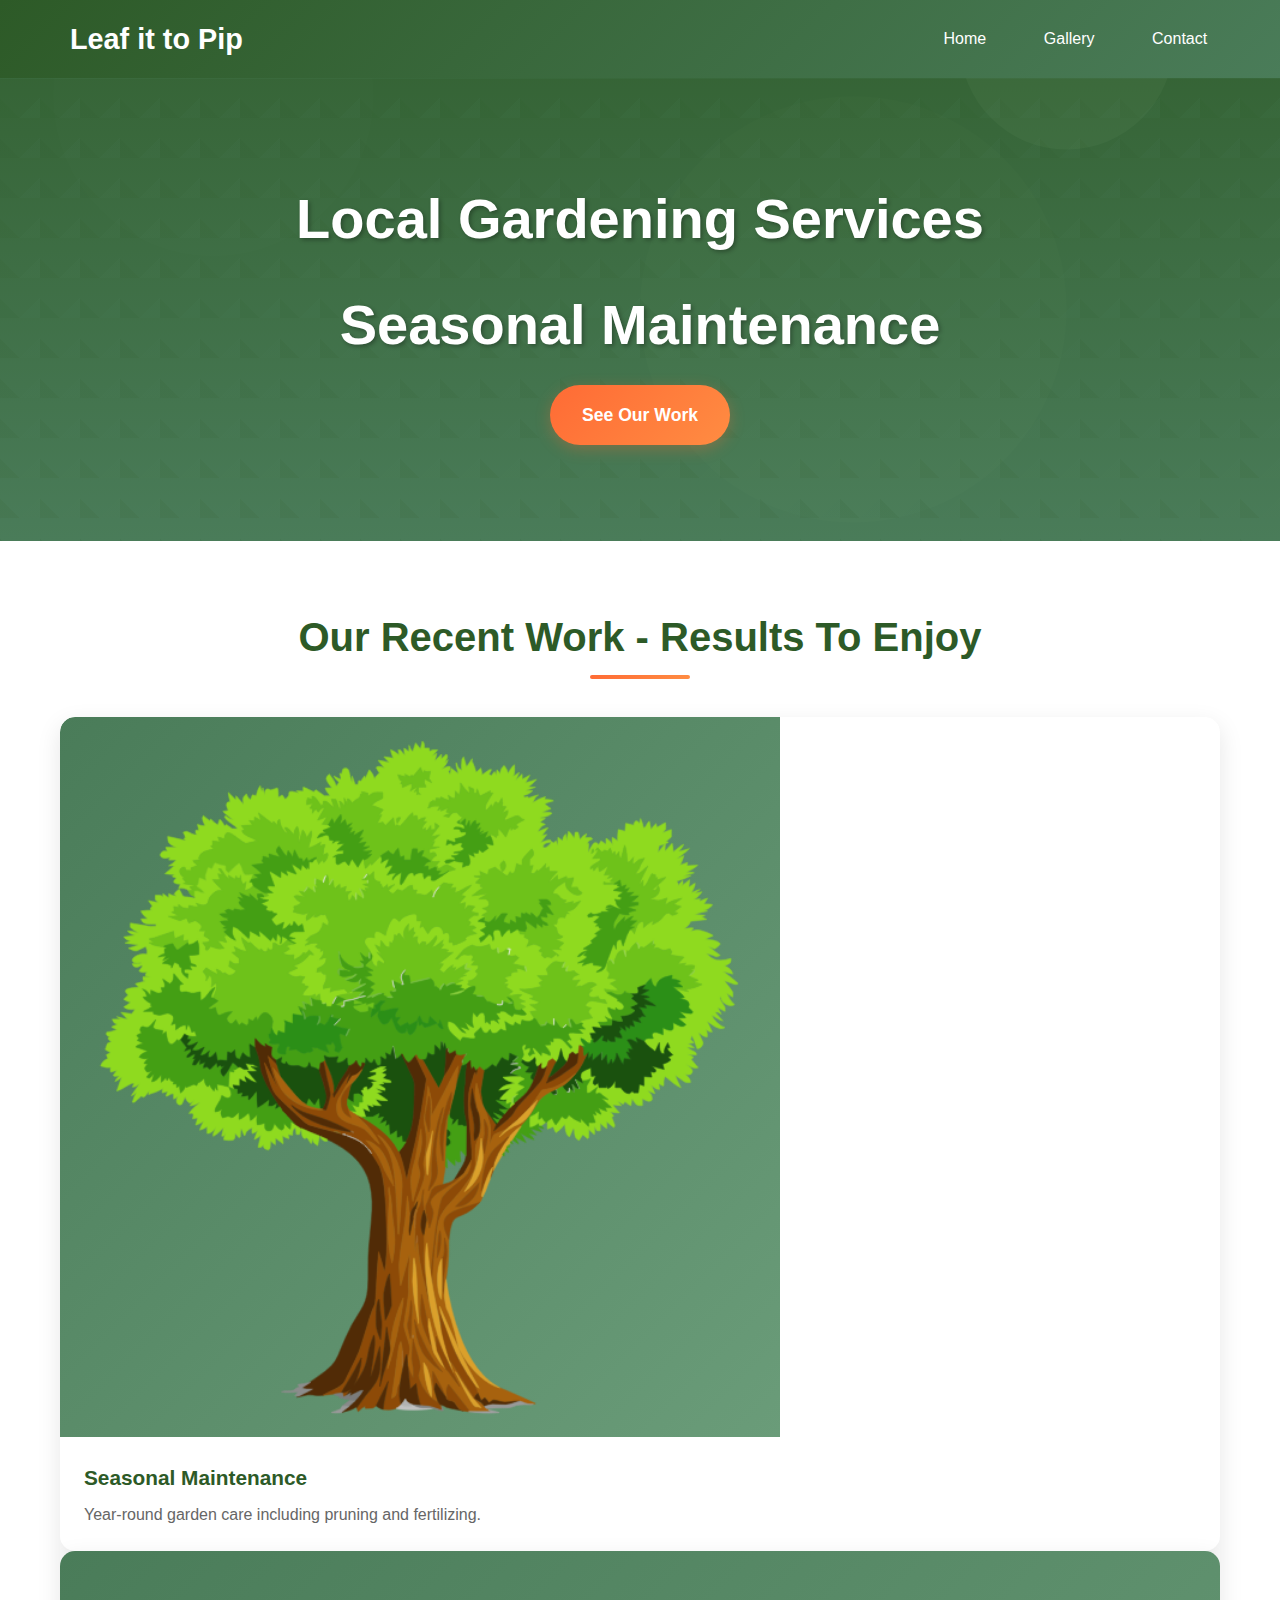
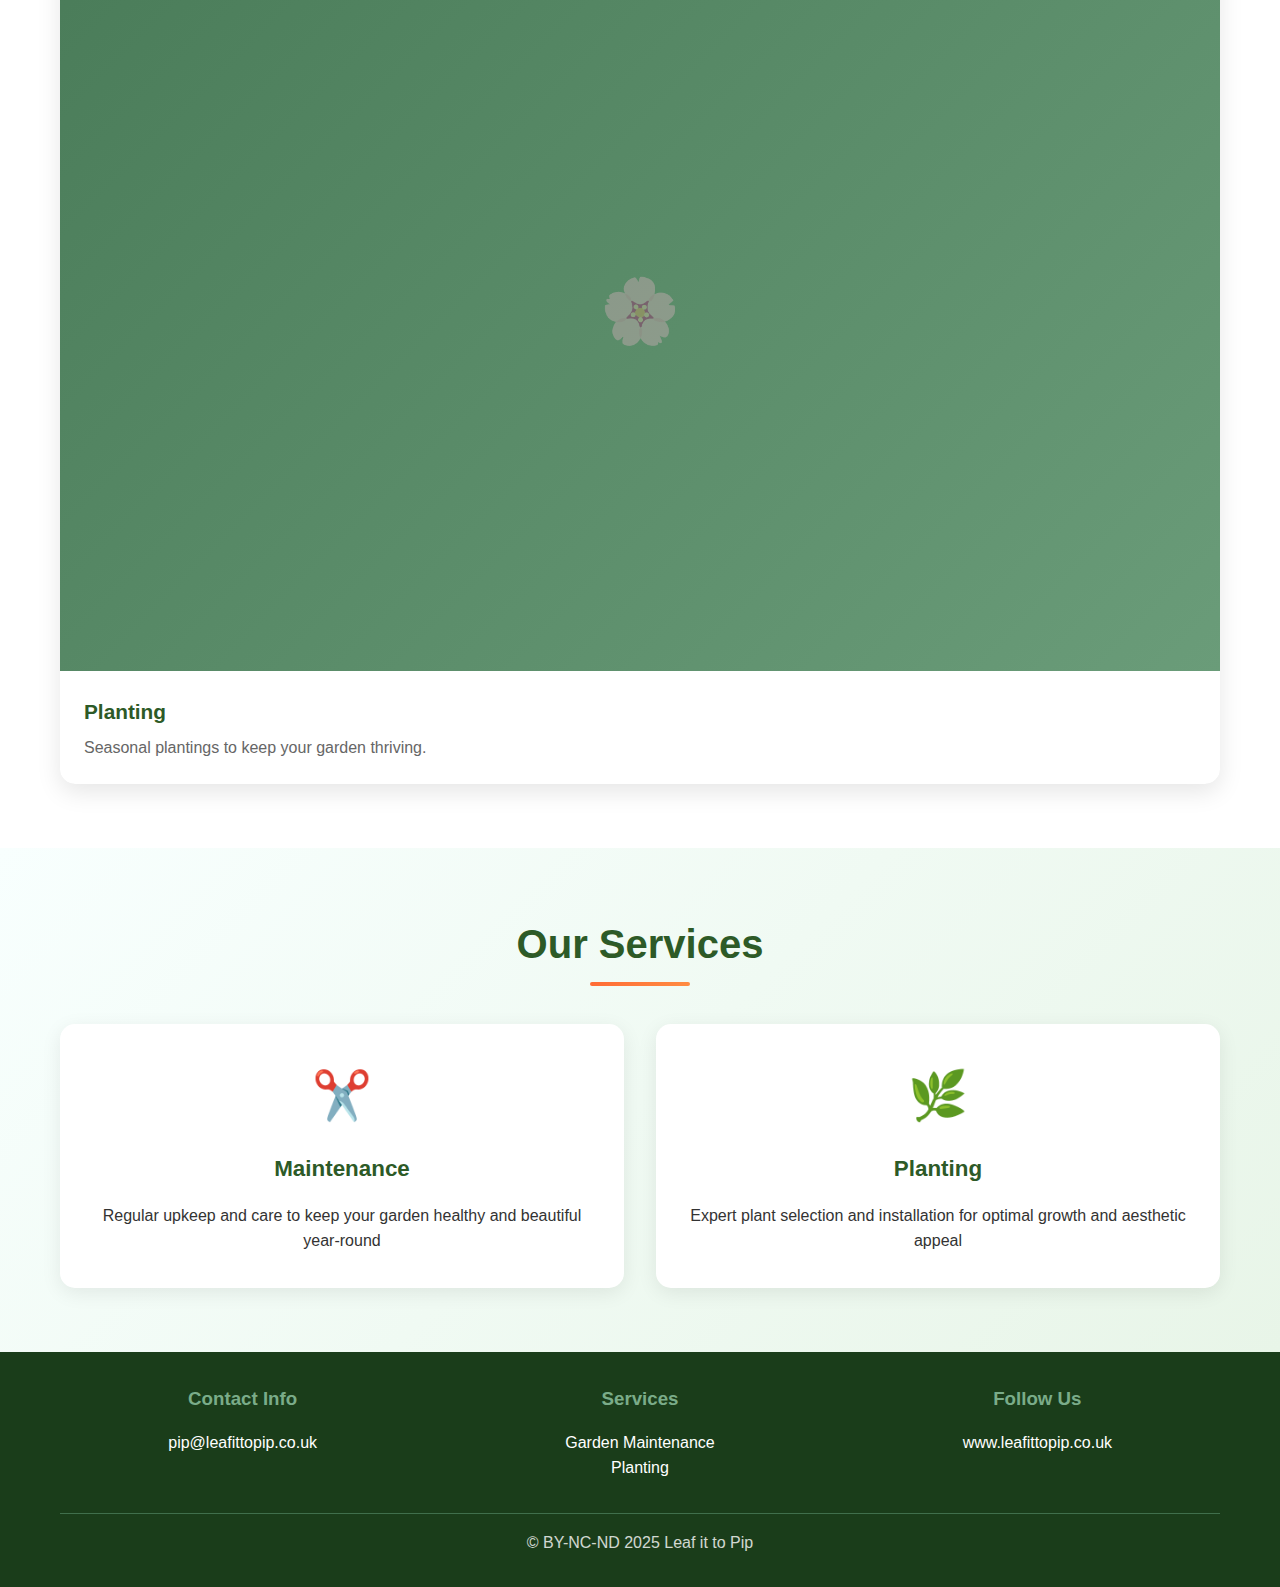
<file: index.html>
<!DOCTYPE html>
<html lang="en">
<head>
    <meta charset="UTF-8">
    <meta name="viewport" content="width=device-width, initial-scale=1.0">
    <title>Green Thumb Gardens</title>
    <link rel="icon" href="Logo.png">
</head>
<body>
    <header>
        <nav class="container">
            <div class="logo">Leaf it to Pip</div>
            <ul class="nav-links">
                <li><a href="">Home</a></li>
                <li><a href="gallery.html">Gallery</a></li>
                <li><a href="contact.html">Contact</a></li>
            </ul>
        </nav>
        <link rel="stylesheet" href="stylesheet.css">
    </header>

    <section class="hero" id="home">
        <div class="container">
            <div class="hero-content">
                <h1>Local Gardening Services</h1>
                <h1>Seasonal Maintenance</h1>
                <a href="gallery.html" class="cta-button">See Our Work</a>
            </div>
        </div>
    </section>

    <section class="gallery" id="gallery">
        <div class="container">
            <h2 class="section-title">Our Recent Work - Results To Enjoy</h2>
            <div class="gallery-grid">
                <div class="gallery-item">
                <div class="gallery-item">
                    <div class="gallery-image" style="content: url(Logo.png)"></div>
                    <div class="gallery-content">
                        <h3>Seasonal Maintenance</h3>
                        <p>Year-round garden care including pruning and fertilizing.</p>
                    </div>
                </div>
                <div class="gallery-item">
                    <div class="gallery-image"></div>
                    <div class="gallery-content">
                        <h3>Planting</h3>
                        <p>Seasonal plantings to keep your garden thriving.</p>
                    </div>
                </div>
            </div>
        </div>
    </section>

    <section class="services" id="services">


        <div class="container">
            <h2 class="section-title">Our Services</h2>
            <div class="services-grid">

                <div class="service-card">
                    <span class="service-icon">✂️</span>
                    <h3>Maintenance</h3>
                    <p>Regular upkeep and care to keep your garden healthy and beautiful year-round</p>
                </div>
                <div class="service-card">
                    <span class="service-icon">🌿</span>
                    <h3>Planting</h3>
                    <p>Expert plant selection and installation for optimal growth and aesthetic appeal</p>
            </div>
        </div>

    </section>

    <footer>
        <div class="container">
            <div class="footer-content">
                <div class="footer-section">
                    <h3>Contact Info</h3>
                    <p></p>
                    <p>pip@leafittopip.co.uk</p>
                    <p></p>
                </div>
                <div class="footer-section">
                    <h3>Services</h3>
                    <p></p>
                    <p>Garden Maintenance</p>
                    <p>Planting</p>
                    <p></p>
                </div>
                <div class="footer-section">
                    <h3>Follow Us</h3>
                    <p>www.leafittopip.co.uk</p>
                    <p></p>
                    <p></p>
                </div>
            </div>
            <div class="footer-bottom">
                <p>&copy; BY-NC-ND 2025 Leaf it to Pip </p>
            </div>
        </div>
    </footer>
</body>
</html>
</file>
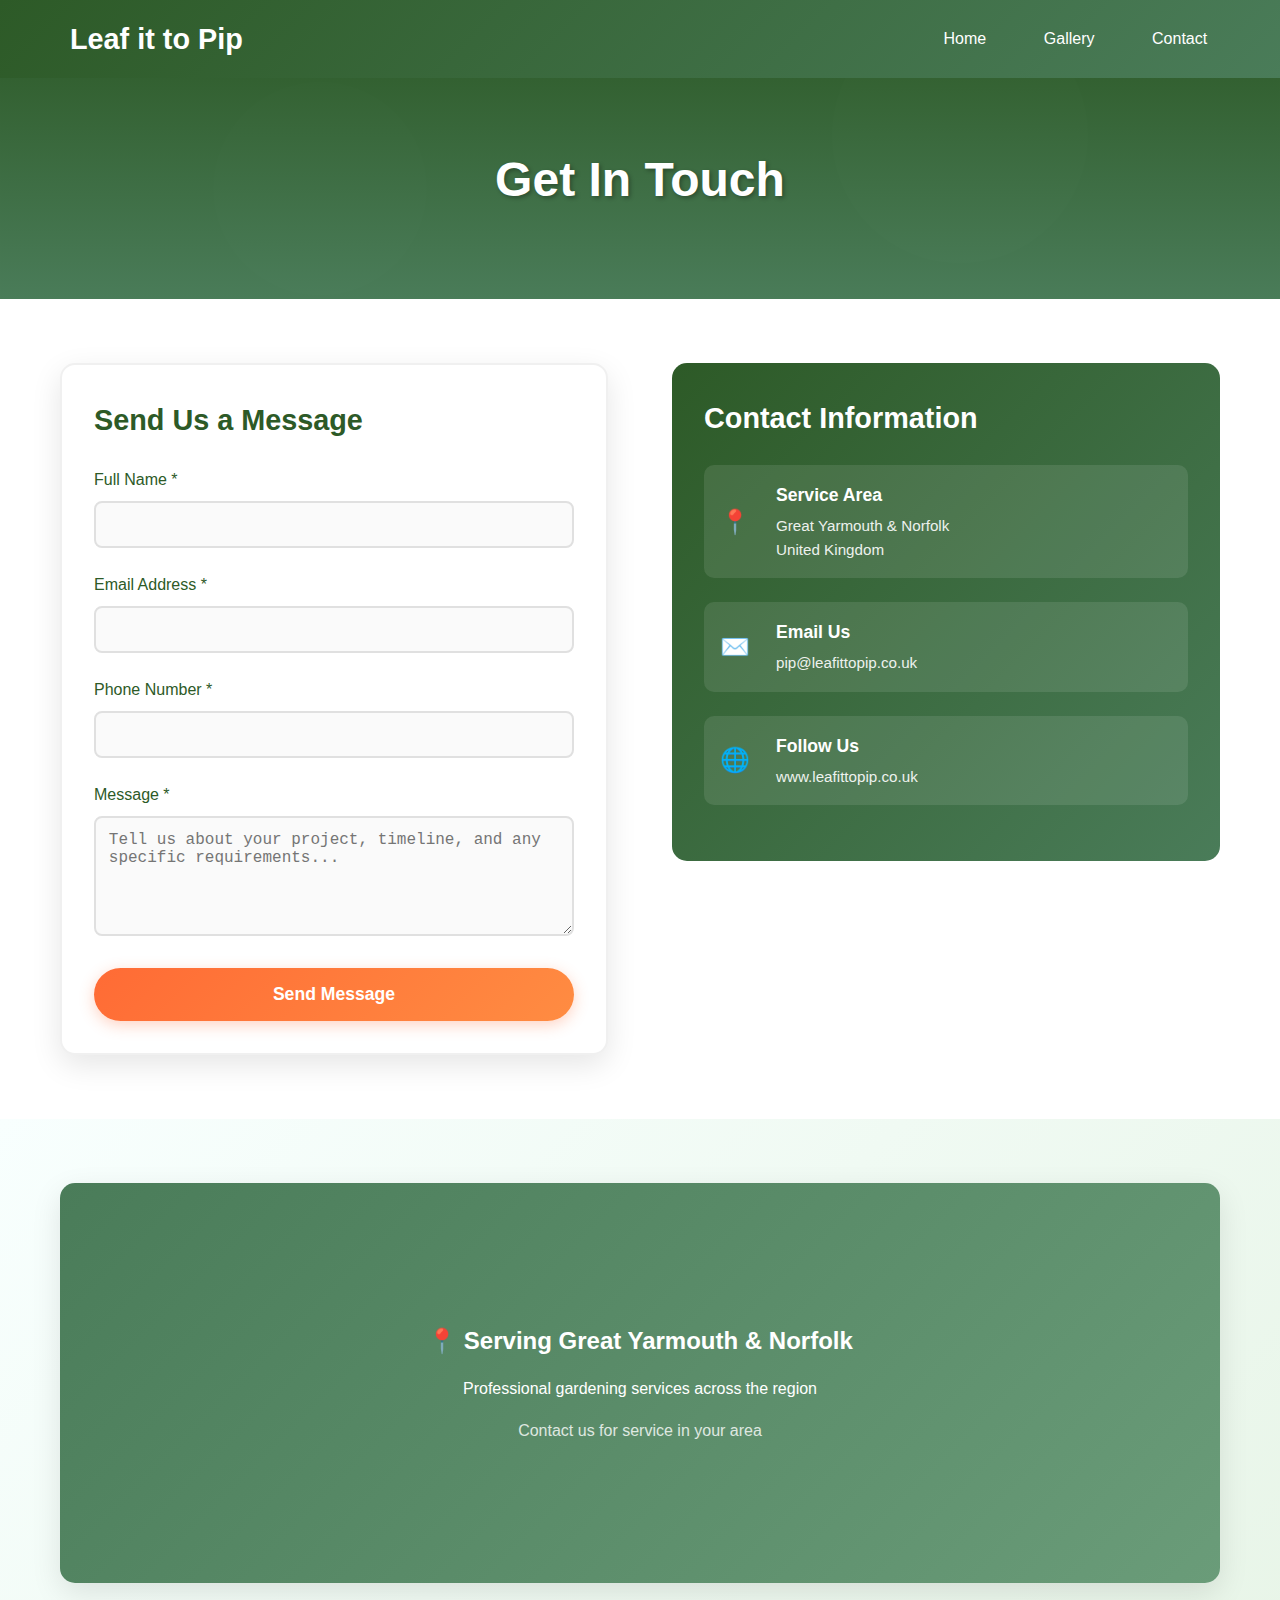
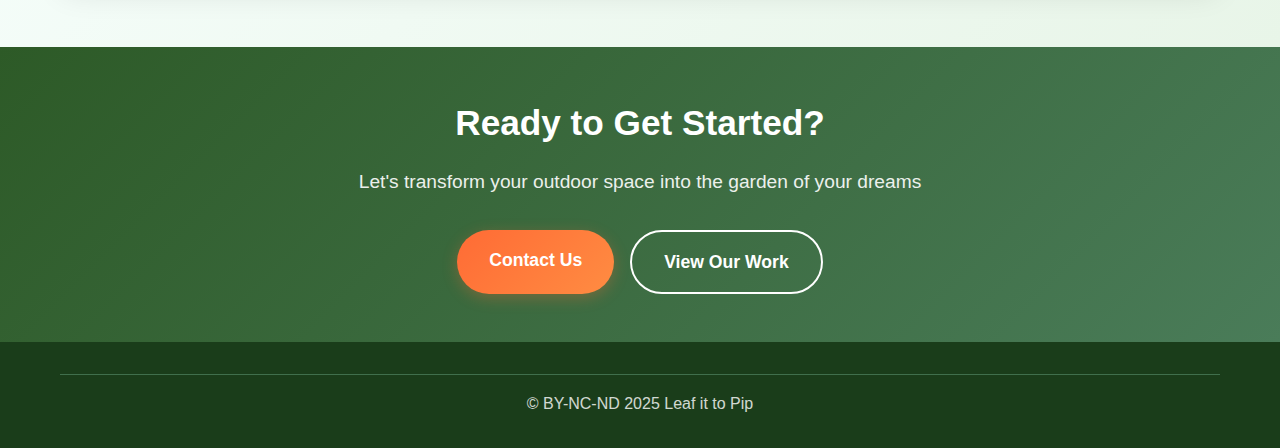
<file: contact.html>
<!DOCTYPE html>
<html lang="en">
<head>
    <meta charset="UTF-8">
    <meta name="viewport" content="width=device-width, initial-scale=1.0">
    <title>Contact Us - Leaf it to Pip</title>
    <link rel="stylesheet" href="stylesheet.css">
    <style>
        .form-elements {
            opacity: 1;
            transition: opacity 0.3s ease;
        }
        
        .form-elements.submitting {
            opacity: 0.7;
            pointer-events: none;
        }
        
        .success-message {
            display: none;
            background: linear-gradient(135deg, #4a7c59 0%, #6a9c79 100%);
            color: white;
            padding: 1rem;
            border-radius: 8px;
            margin-bottom: 1rem;
            text-align: center;
            animation: slideIn 0.5s ease-out;
        }
        
        .error-message {
            display: none;
            background: linear-gradient(135deg, #dc3545 0%, #e85d75 100%);
            color: white;
            padding: 1rem;
            border-radius: 8px;
            margin-bottom: 1rem;
            text-align: center;
            animation: slideIn 0.5s ease-out;
        }

        @keyframes slideIn {
            from {
                opacity: 0;
                transform: translateY(-20px);
            }
            to {
                opacity: 1;
                transform: translateY(0);
            }
        }
        
        .submit-btn.loading {
            background: #ccc;
            cursor: not-allowed;
        }
        
        .submit-btn.loading::after {
            content: ' ⏳';
        }
    </style>
</head>
<body>
    <header>
        <nav class="container">
            <div class="logo">Leaf it to Pip</div>
            <ul class="nav-links">
                <li><a href="index.html">Home</a></li>
                <li><a href="gallery.html">Gallery</a></li>
                <li><a href="contact.html">Contact</a></li>
            </ul>
        </nav>
    </header>

    <section class="page-header">
        <div class="container">
            <h1>Get In Touch</h1>
        </div>
    </section>

    <section class="contact-section">
        <div class="container">
            <div class="contact-container">
                <div class="contact-form">
                    <h2>Send Us a Message</h2>
                    
                    <div class="success-message" id="success-msg">
                        <strong>Thank you!</strong> Your message has been sent successfully. We'll get back to you within 24 hours.
                    </div>
                    
                    <div class="error-message" id="error-msg">
                        <strong>Oops!</strong> There was an error sending your message. Please try again or email us directly.
                    </div>
                    
                    <form 
                        id="gform" 
                        method="POST" 
                        class="pure-form pure-form-stacked"
                        action="https://script.google.com/macros/s/AKfycbyEdU2bVujyhP1ePc4EBtmibglnkO5QQ3Nv_14v07yG7F7DKVsx8T9lXUcBmX1r7ZVtBA/exec">
                        
                        <div class="form-elements">
                            <div class="form-group">
                                <label for="name">Full Name *</label>
                                <input type="text" id="name" name="name" required>
                            </div>
                            
                            <div class="form-group">
                                <label for="email">Email Address *</label>
                                <input type="email" id="email" name="email" required>
                            </div>
                            
                            <div class="form-group">
                                <label for="phone">Phone Number *</label>
                                <input type="tel" id="phone" name="phone" required>
                            </div>
                                                                                    
                            <div class="form-group">
                                <label for="message">Message *</label>
                                <textarea id="message" name="message" placeholder="Tell us about your project, timeline, and any specific requirements..." required></textarea>
                            </div>
                            
                            <button type="submit" id="submit-form" class="submit-btn">Send Message</button>
                        </div>
                    </form>
                </div>

                <div class="contact-info">
                    <h2>Contact Information</h2>
                    
                    <div class="info-item">
                        <div class="info-icon">📍</div>
                        <div class="info-content">
                            <h3>Service Area</h3>
                            <p>Great Yarmouth & Norfolk<br>United Kingdom</p>
                        </div>
                    </div>

                    <div class="info-item">
                        <div class="info-icon">✉️</div>
                        <div class="info-content">
                            <h3>Email Us</h3>
                            <p>pip@leafittopip.co.uk</p>
                        </div>
                    </div>

                    <div class="info-item">
                        <div class="info-icon">🌐</div>
                        <div class="info-content">
                            <h3>Follow Us</h3>
                            <p>www.leafittopip.co.uk</p>
                        </div>
                    </div>
                </div>
            </div>
        </div>
    </section>

    <section class="map-section">
        <div class="container">
            <div class="map-container">
                <div class="map-placeholder">
                    <h3>📍 Serving Great Yarmouth & Norfolk</h3>
                    <p>Professional gardening services across the region</p>
                    <p style="margin-top: 1rem; opacity: 0.8;">Contact us for service in your area</p>
                </div>
            </div>
        </div>
    </section>

    <section class="cta-section">
        <div class="container">
            <h2>Ready to Get Started?</h2>
            <p>Let's transform your outdoor space into the garden of your dreams</p>
            <div class="cta-buttons">
                <a href="contact.html" class="cta-button">Contact Us</a>
                <a href="gallery.html" class="cta-button secondary">View Our Work</a>
            </div>
        </div>
    </section>

    <footer>
        <div class="container">
            <div class="footer-bottom">
                <p>&copy; BY-NC-ND 2025 Leaf it to Pip</p>
            </div>
        </div>
    </footer>

    <script data-cfasync="false" type="text/javascript">
        (function() {
            const GOOGLE_APPS_SCRIPT_URL = 'https://script.google.com/macros/s/AKfycbzo6WVQsLcQcQwuRSCllT3V4xXJhQNlVhJKuwgVNbNcJVfPNfDuFI7lxJz0sJ28c3r80Q/exec';

            const form = document.getElementById('gform');
            const submitButton = document.getElementById('submit-form');
            const formElements = document.querySelector('.form-elements');
            const successMsg = document.getElementById('success-msg');
            const errorMsg = document.getElementById('error-msg');
            
            form.action = GOOGLE_APPS_SCRIPT_URL;
            
            function showSuccess() {
                successMsg.style.display = 'block';
                errorMsg.style.display = 'none';
                form.reset();
                submitButton.classList.remove('loading');
                submitButton.disabled = false;
                formElements.classList.remove('submitting');
                
                successMsg.scrollIntoView({ behavior: 'smooth', block: 'center' });
                
                setTimeout(function() {
                    successMsg.style.display = 'none';
                }, 8000);
            }
            
            function showError() {
                errorMsg.style.display = 'block';
                successMsg.style.display = 'none';
                submitButton.classList.remove('loading');
                submitButton.disabled = false;
                formElements.classList.remove('submitting');
                
                errorMsg.scrollIntoView({ behavior: 'smooth', block: 'center' });
                
                setTimeout(function() {
                    errorMsg.style.display = 'none';
                }, 8000);
            }
            
            form.addEventListener('submit', function(e) {
                e.preventDefault();
                
                const name = document.getElementById('name').value.trim();
                const email = document.getElementById('email').value.trim();
                const phone = document.getElementById('phone').value.trim();
                const message = document.getElementById('message').value.trim();
                
                if (!name || !email || !phone || !message) {
                    alert('Please fill in all required fields (marked with *).');
                    return;
                }
                
                const emailRegex = /^[^\s@]+@[^\s@]+\.[^\s@]+$/;
                if (!emailRegex.test(email)) {
                    alert('Please enter a valid email address.');
                    return;
                }
                
                submitButton.classList.add('loading');
                submitButton.disabled = true;
                formElements.classList.add('submitting');
                
                successMsg.style.display = 'none';
                errorMsg.style.display = 'none';
                
                const formData = new FormData(form);
                
                const submitWithRetry = (retries = 2) => {
                    const controller = new AbortController();
                    const timeoutId = setTimeout(() => controller.abort(), 10000);
                    
                    fetch(form.action, {
                        method: 'POST',
                        body: formData,
                        mode: 'no-cors',
                        signal: controller.signal
                    })
                    .then(response => {
                        clearTimeout(timeoutId);
                        console.log('Form submitted successfully');
                        showSuccess();
                    })
                    .catch(error => {
                        clearTimeout(timeoutId);
                        console.error('Submission error:', error);
                        
                        if (retries > 0 && !controller.signal.aborted) {
                            console.log(`Retrying... ${retries} attempts left`);
                            setTimeout(() => submitWithRetry(retries - 1), 2000);
                        } else {
                            showError();
                        }
                    });
                };
                
                submitWithRetry();
            });
            
            document.querySelectorAll('input, select, textarea').forEach(input => {
                input.addEventListener('focus', function() {
                    this.parentElement.style.transform = 'scale(1.02)';
                    this.parentElement.style.transition = 'transform 0.3s ease';
                });
                
                input.addEventListener('blur', function() {
                    this.parentElement.style.transform = 'scale(1)';
                });
            });
            
            document.querySelectorAll('a[href^="#"]').forEach(anchor => {
                anchor.addEventListener('click', function (e) {
                    e.preventDefault();
                    const target = document.querySelector(this.getAttribute('href'));
                    if (target) {
                        target.scrollIntoView({
                            behavior: 'smooth',
                            block: 'start'
                        });
                    }
                });
            });
            
            document.querySelectorAll('.form-group').forEach(group => {
                group.addEventListener('mouseenter', function() {
                    this.style.backgroundColor = 'rgba(74, 124, 89, 0.05)';
                    this.style.borderRadius = '8px';
                    this.style.padding = '0.5rem';
                    this.style.transition = 'all 0.3s ease';
                });
                
                group.addEventListener('mouseleave', function() {
                    this.style.backgroundColor = 'transparent';
                    this.style.padding = '0';
                });
            });
        })();
    </script>
</body>
</html>
</file>
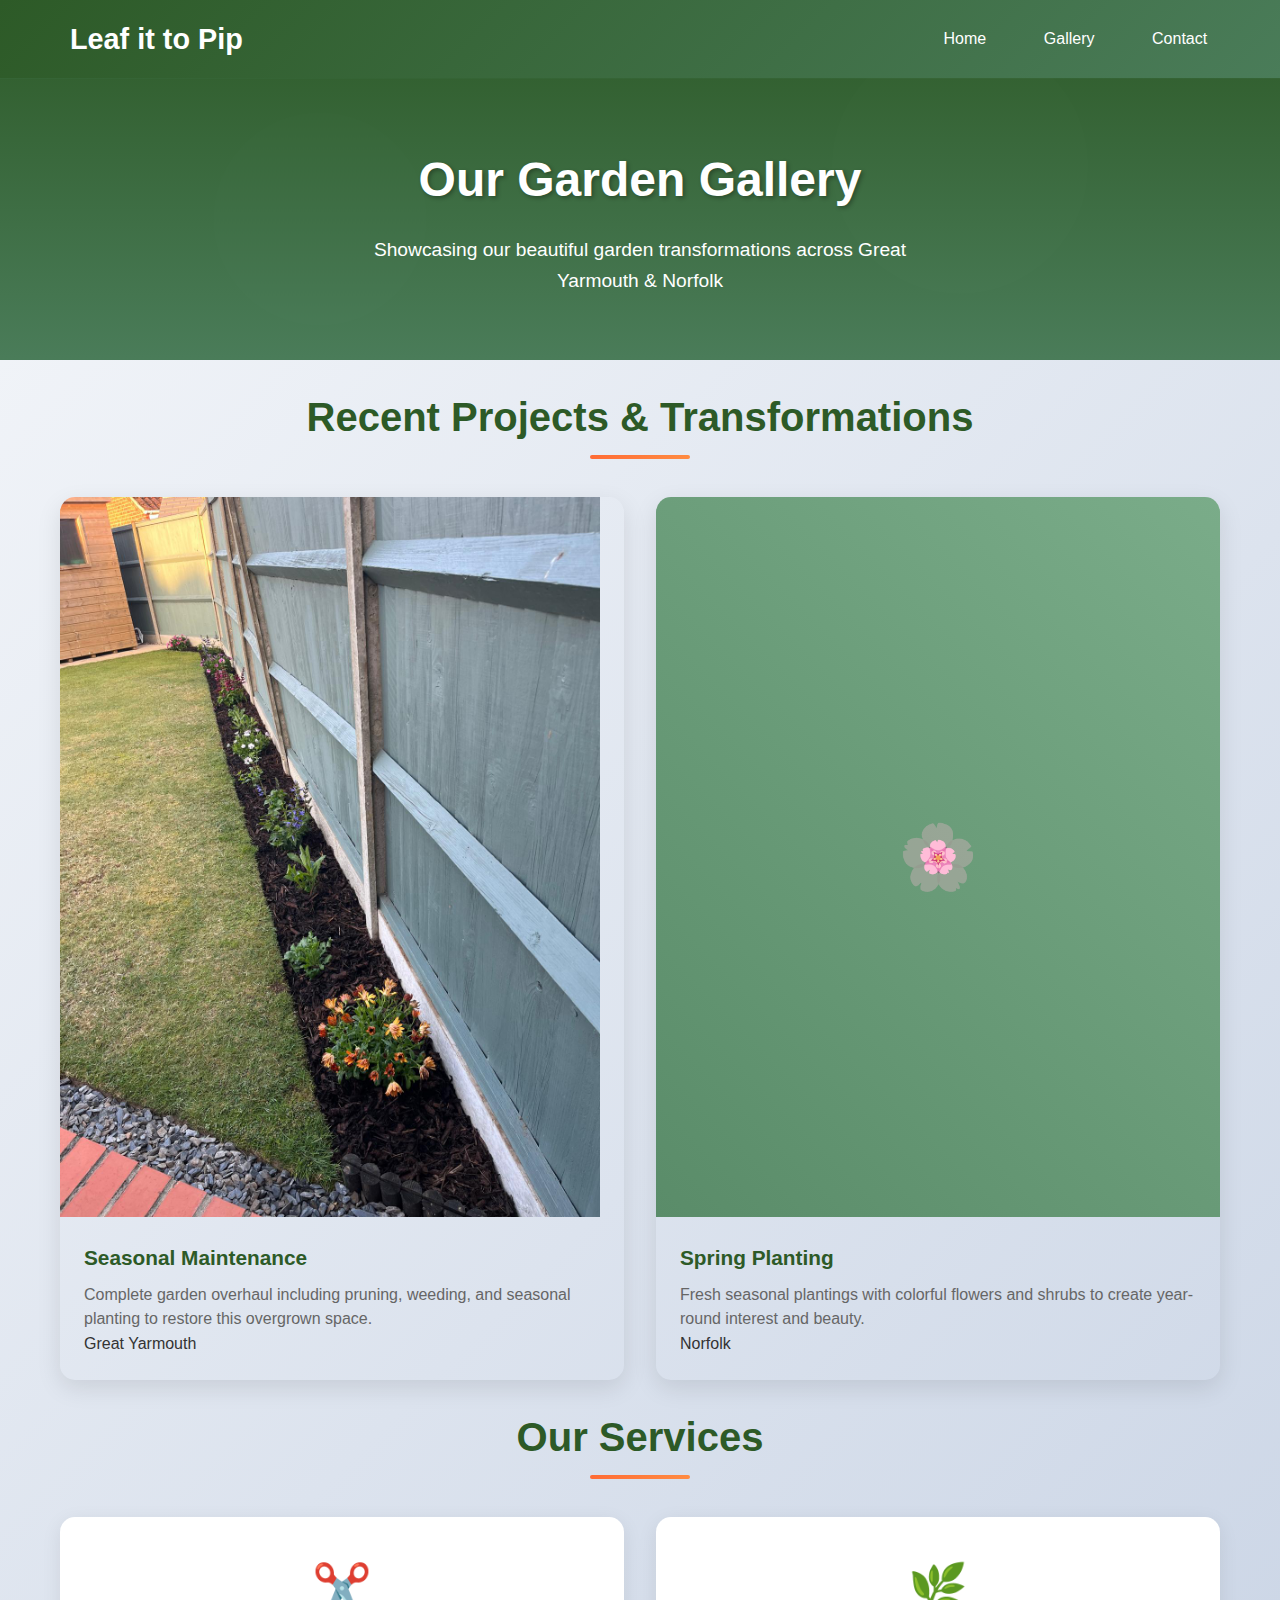
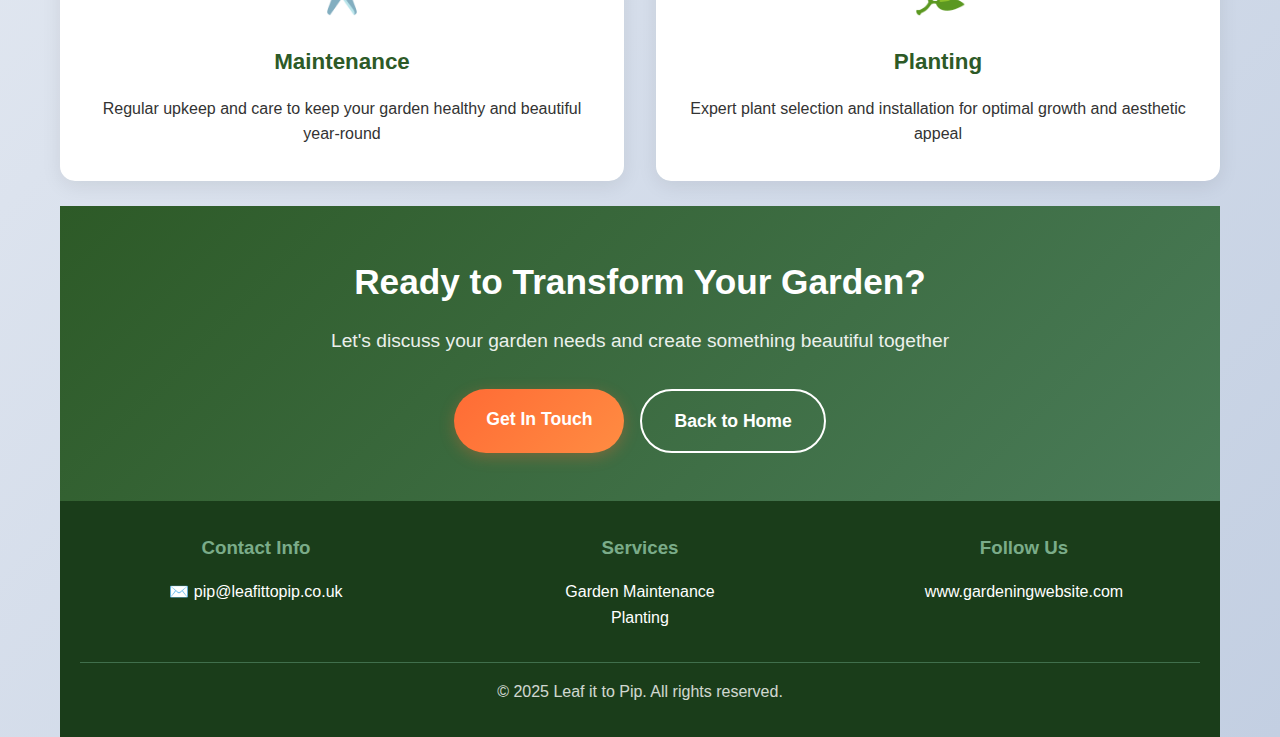
<file: gallery.html>
<!DOCTYPE html>
<html lang="en">
<head>
    <meta charset="UTF-8">
    <meta name="viewport" content="width=device-width, initial-scale=1.0">
    <title>Gallery - Leaf it to Pip</title>
    <link rel="icon" href="Logo.png">
    <link rel="stylesheet" href="stylesheet.css">
</head>
<body>
    <header>
        <nav class="container">
            <div class="logo">Leaf it to Pip</div>
            <ul class="nav-links">
                <li><a href="index.html">Home</a></li>
                <li><a href="gallery.html">Gallery</a></li>
                <li><a href="contact.html">Contact</a></li>
            </ul>
        </nav>
    </header>

    <section class="page-header">
        <div class="container">
            <h1>Our Garden Gallery</h1>
            <p>Showcasing our beautiful garden transformations across Great Yarmouth & Norfolk</p>
        </div>
    </section>

    <section class="gallery-main">
        <div class="container">
            <div style="padding-top: 25px;">
                <h2 class="section-title">Recent Projects & Transformations</h2>
                
            </div>

            <div class="gallery-grid">
                <div class="gallery-item">
                    <div class="gallery-image" style="content: url(Flowers.jpeg)"></div>
                    <div class="gallery-content">
                        <h3>Seasonal Maintenance</h3>
                        <p>Complete garden overhaul including pruning, weeding, and seasonal planting to restore this overgrown space.</p>
                        <span class="project-location">Great Yarmouth</span>
                    </div>
                </div>

                <div class="gallery-item">
                    <div class="gallery-image" style="background: linear-gradient(45deg, #5a8c69, #7aac89); display: flex; align-items: center; justify-content: center; color: white; font-size: 2rem;">🌸</div>
                    <div class="gallery-content">
                        <h3>Spring Planting</h3>
                        <p>Fresh seasonal plantings with colorful flowers and shrubs to create year-round interest and beauty.</p>
                        <span class="project-location">Norfolk</span>
                    </div>
                </div>
            <!--
                <div class="gallery-item">
                    <div class="gallery-image" style="background: linear-gradient(45deg, #6a9c79, #8abc99); display: flex; align-items: center; justify-content: center; color: white; font-size: 2rem;">✂️</div>
                    <div class="gallery-content">
                        <h3>Hedge Trimming</h3>
                        <p>Professional hedge trimming and shaping to maintain clean lines and healthy growth throughout the property.</p>
                        <span class="project-location">Great Yarmouth</span>
                    </div>
                </div>

                <div class="gallery-item">
                    <div class="gallery-image" style="background: linear-gradient(45deg, #7aac89, #9acc99); display: flex; align-items: center; justify-content: center; color: white; font-size: 2rem;">🌱</div>
                    <div class="gallery-content">
                        <h3>New Garden Design</h3>
                        <p>Complete garden transformation with new plant installations, layout planning, and ongoing maintenance schedule.</p>
                        <span class="project-location">Norfolk</span>
                    </div>
                </div>

                <div class="gallery-item">
                    <div class="gallery-image" style="background: linear-gradient(45deg, #8abc99, #aadc89); display: flex; align-items: center; justify-content: center; color: white; font-size: 2rem;">🍂</div>
                    <div class="gallery-content">
                        <h3>Autumn Cleanup</h3>
                        <p>Comprehensive autumn garden preparation including leaf removal, plant protection, and winter readiness.</p>
                        <span class="project-location">Great Yarmouth</span>
                    </div>
                </div>

                <div class="gallery-item">
                    <div class="gallery-image" style="background: linear-gradient(45deg, #9acc99, #bae89); display: flex; align-items: center; justify-content: center; color: white; font-size: 2rem;">🌺</div>
                    <div class="gallery-content">
                        <h3>Flower Bed Design</h3>
                        <p>Beautiful perennial flower bed installation with carefully selected plants for continuous seasonal blooms.</p>
                        <span class="project-location">Norfolk</span>
                    </div>
                </div>
            -->
            </div>
        </div>
    </section>

    <div class="container" style="padding-top: 25px;"></div>

    <div class="container">
        <h2 class="section-title">Our Services</h2>
        <div class="services-grid">

            <div class="service-card">
                <span class="service-icon">✂️</span>
                <h3>Maintenance</h3>
                <p>Regular upkeep and care to keep your garden healthy and beautiful year-round</p>
            </div>
            <div class="service-card">
                <span class="service-icon">🌿</span>
                <h3>Planting</h3>
                <p>Expert plant selection and installation for optimal growth and aesthetic appeal</p>
        </div>
    </div>

    <div class="container" style="padding-top: 25px;"></div>

    <section class="cta-section">
        <div class="container">
            <h2>Ready to Transform Your Garden?</h2>
            <p>Let's discuss your garden needs and create something beautiful together</p>
            <div class="cta-buttons">
                <a href="contact.html" class="cta-button">Get In Touch</a>
                <a href="index.html" class="cta-button secondary">Back to Home</a>
            </div>
        </div>
    </section>

    <footer>
        <div class="container">
            <div class="footer-content">
                <div class="footer-section">
                    <h3>Contact Info</h3>
                    <p>✉️ pip@leafittopip.co.uk</p>
                </div>
                <div class="footer-section">
                    <h3>Services</h3>
                    <p>Garden Maintenance</p>
                    <p>Planting</p>
                </div>
                <div class="footer-section">
                    <h3>Follow Us</h3>
                    <p>www.gardeningwebsite.com</p>
                </div>
            </div>
            <div class="footer-bottom">
                <p>&copy; 2025 Leaf it to Pip. All rights reserved.</p>
            </div>
        </div>
    </footer>
</body>
</html>
</file>
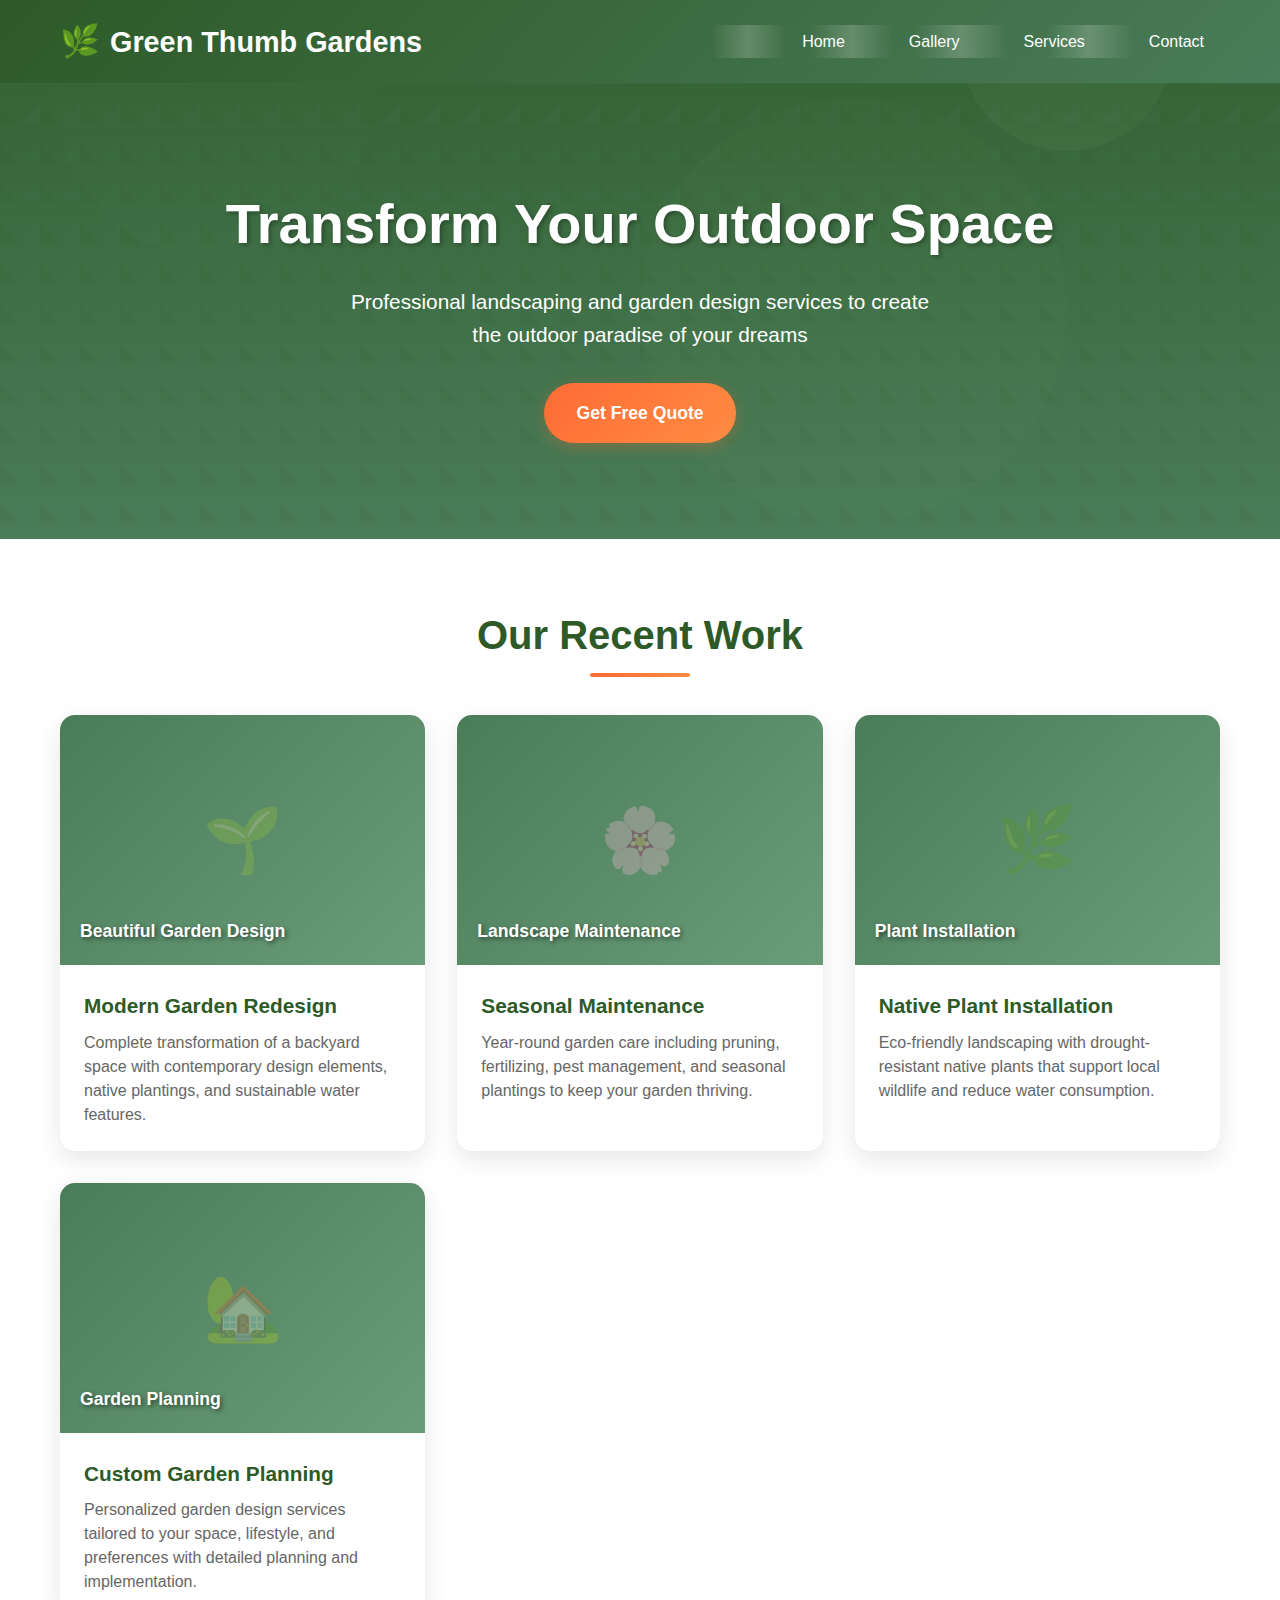
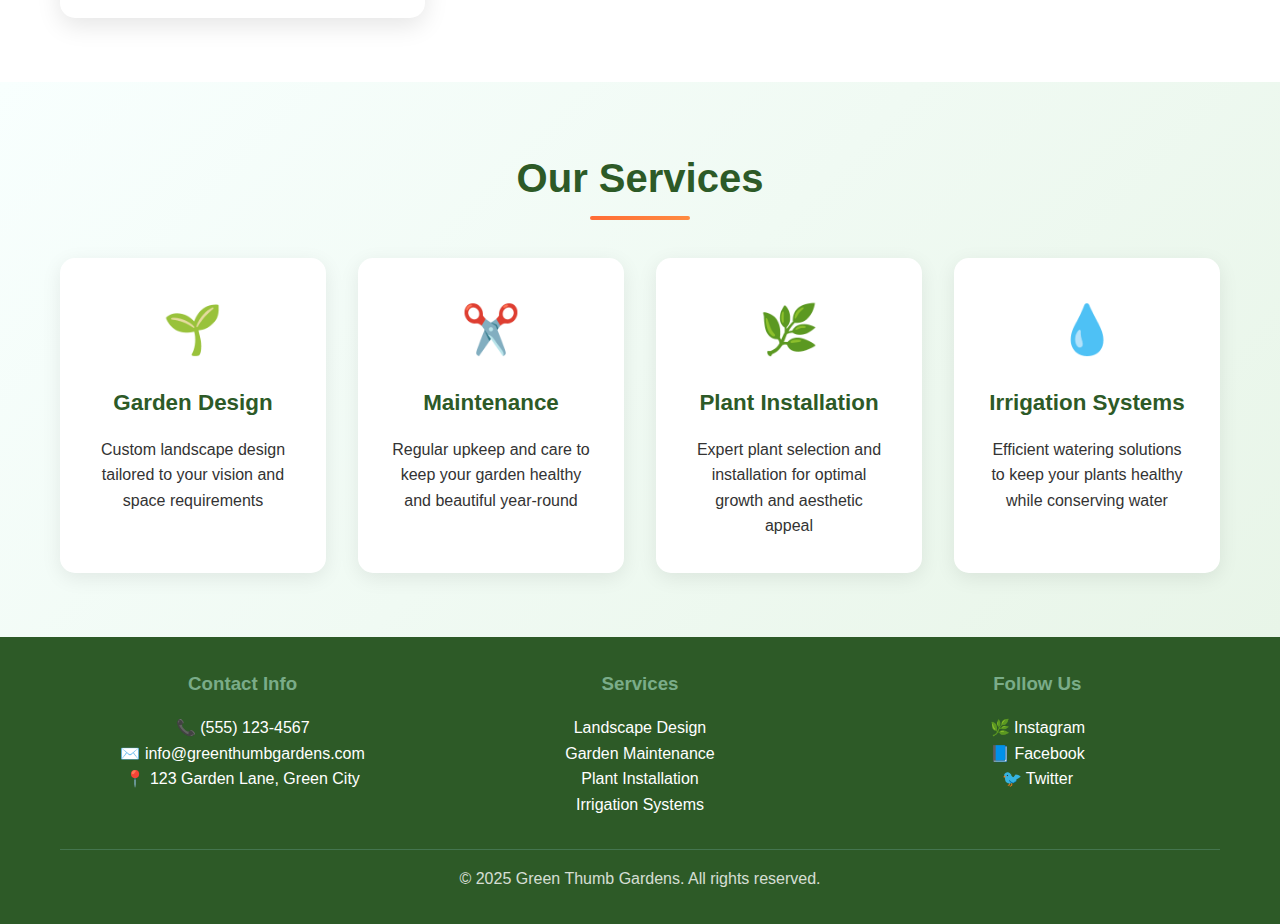
<file: main.html>
<!DOCTYPE html>
<html lang="en">
<head>
    <meta charset="UTF-8">
    <meta name="viewport" content="width=device-width, initial-scale=1.0">
    <title>Green Thumb Gardens - Professional Landscaping Services</title>
    <style>
        * {
            margin: 0;
            padding: 0;
            box-sizing: border-box;
        }

        body {
            font-family: 'Segoe UI', Tahoma, Geneva, Verdana, sans-serif;
            line-height: 1.6;
            color: #333;
            background: linear-gradient(135deg, #f5f7fa 0%, #c3cfe2 100%);
        }

        .container {
            max-width: 1200px;
            margin: 0 auto;
            padding: 0 20px;
        }

        /* Header Styles */
        header {
            background: linear-gradient(135deg, #2d5a27 0%, #4a7c59 100%);
            color: white;
            padding: 1rem 0;
            box-shadow: 0 4px 15px rgba(0,0,0,0.1);
        }

        nav {
            display: flex;
            justify-content: space-between;
            align-items: center;
            flex-wrap: wrap;
        }

        .logo {
            font-size: 1.8rem;
            font-weight: bold;
            display: flex;
            align-items: center;
        }

        .logo::before {
            content: "🌿";
            margin-right: 10px;
            font-size: 2rem;
        }

        .nav-links {
            display: flex;
            list-style: none;
            gap: 2rem;
        }

        .nav-links a {
            color: white;
            text-decoration: none;
            padding: 0.5rem 1rem;
            border-radius: 25px;
            transition: all 0.3s ease;
            position: relative;
            overflow: hidden;
        }

        .nav-links a::before {
            content: '';
            position: absolute;
            top: 0;
            left: -100%;
            width: 100%;
            height: 100%;
            background: linear-gradient(90deg, transparent, rgba(255,255,255,0.2), transparent);
            transition: left 0.5s;
        }

        .nav-links a:hover::before {
            left: 100%;
        }

        .nav-links a:hover {
            background: rgba(255,255,255,0.1);
            transform: translateY(-2px);
        }

        /* Hero Section */
        .hero {
            background: linear-gradient(rgba(45, 90, 39, 0.7), rgba(74, 124, 89, 0.7)), 
                        url('data:image/svg+xml,<svg xmlns="http://www.w3.org/2000/svg" viewBox="0 0 1200 800"><rect fill="%234a7c59" width="1200" height="800"/><circle fill="%235a8c69" cx="200" cy="200" r="150" opacity="0.3"/><circle fill="%236a9c79" cx="800" cy="400" r="200" opacity="0.2"/><circle fill="%237aac89" cx="1000" cy="150" r="100" opacity="0.4"/></svg>');
            background-size: cover;
            background-position: center;
            color: white;
            padding: 6rem 0;
            text-align: center;
            position: relative;
        }

        .hero::before {
            content: '';
            position: absolute;
            top: 0;
            left: 0;
            right: 0;
            bottom: 0;
            background: linear-gradient(45deg, rgba(45, 90, 39, 0.1) 25%, transparent 25%), 
                        linear-gradient(-45deg, rgba(74, 124, 89, 0.1) 25%, transparent 25%);
            background-size: 40px 40px;
            animation: float 20s ease-in-out infinite;
        }

        @keyframes float {
            0%, 100% { transform: translateY(0px); }
            50% { transform: translateY(-20px); }
        }

        .hero-content {
            position: relative;
            z-index: 1;
        }

        .hero h1 {
            font-size: 3.5rem;
            margin-bottom: 1rem;
            text-shadow: 2px 2px 4px rgba(0,0,0,0.3);
            animation: slideInDown 1s ease-out;
        }

        .hero p {
            font-size: 1.3rem;
            margin-bottom: 2rem;
            max-width: 600px;
            margin-left: auto;
            margin-right: auto;
            animation: slideInUp 1s ease-out 0.3s both;
        }

        @keyframes slideInDown {
            from {
                opacity: 0;
                transform: translateY(-50px);
            }
            to {
                opacity: 1;
                transform: translateY(0);
            }
        }

        @keyframes slideInUp {
            from {
                opacity: 0;
                transform: translateY(50px);
            }
            to {
                opacity: 1;
                transform: translateY(0);
            }
        }

        .cta-button {
            display: inline-block;
            background: linear-gradient(135deg, #ff6b35 0%, #ff8c42 100%);
            color: white;
            padding: 1rem 2rem;
            text-decoration: none;
            border-radius: 50px;
            font-weight: bold;
            font-size: 1.1rem;
            transition: all 0.3s ease;
            box-shadow: 0 4px 15px rgba(255, 107, 53, 0.3);
            animation: slideInUp 1s ease-out 0.6s both;
        }

        .cta-button:hover {
            transform: translateY(-3px);
            box-shadow: 0 6px 20px rgba(255, 107, 53, 0.4);
        }

        /* Gallery Section */
        .gallery {
            padding: 4rem 0;
            background: white;
        }

        .section-title {
            text-align: center;
            font-size: 2.5rem;
            margin-bottom: 3rem;
            color: #2d5a27;
            position: relative;
        }

        .section-title::after {
            content: '';
            position: absolute;
            bottom: -10px;
            left: 50%;
            transform: translateX(-50%);
            width: 100px;
            height: 4px;
            background: linear-gradient(135deg, #ff6b35 0%, #ff8c42 100%);
            border-radius: 2px;
        }

        .gallery-grid {
            display: grid;
            grid-template-columns: repeat(auto-fit, minmax(350px, 1fr));
            gap: 2rem;
            margin-top: 2rem;
        }

        .gallery-item {
            background: white;
            border-radius: 15px;
            overflow: hidden;
            box-shadow: 0 8px 25px rgba(0,0,0,0.1);
            transition: all 0.3s ease;
            position: relative;
        }

        .gallery-item:hover {
            transform: translateY(-10px);
            box-shadow: 0 15px 35px rgba(0,0,0,0.15);
        }

        .gallery-image {
            width: 100%;
            height: 250px;
            background: linear-gradient(135deg, #4a7c59 0%, #6a9c79 100%);
            position: relative;
            overflow: hidden;
        }

        .gallery-image::before {
            content: '🌱';
            position: absolute;
            top: 50%;
            left: 50%;
            transform: translate(-50%, -50%);
            font-size: 4rem;
            opacity: 0.3;
        }

        .gallery-image::after {
            content: 'Beautiful Garden Design';
            position: absolute;
            bottom: 20px;
            left: 20px;
            color: white;
            font-weight: bold;
            font-size: 1.1rem;
            text-shadow: 2px 2px 4px rgba(0,0,0,0.5);
        }

        .gallery-item:nth-child(2) .gallery-image::before { content: '🌸'; }
        .gallery-item:nth-child(3) .gallery-image::before { content: '🌿'; }
        .gallery-item:nth-child(4) .gallery-image::before { content: '🏡'; }

        .gallery-item:nth-child(2) .gallery-image::after { content: 'Landscape Maintenance'; }
        .gallery-item:nth-child(3) .gallery-image::after { content: 'Plant Installation'; }
        .gallery-item:nth-child(4) .gallery-image::after { content: 'Garden Planning'; }

        .gallery-content {
            padding: 1.5rem;
        }

        .gallery-content h3 {
            color: #2d5a27;
            margin-bottom: 0.5rem;
            font-size: 1.3rem;
        }

        .gallery-content p {
            color: #666;
            line-height: 1.5;
        }

        /* Services Section */
        .services {
            padding: 4rem 0;
            background: linear-gradient(135deg, #f8fffe 0%, #e8f5e8 100%);
        }

        .services-grid {
            display: grid;
            grid-template-columns: repeat(auto-fit, minmax(250px, 1fr));
            gap: 2rem;
            margin-top: 2rem;
        }

        .service-card {
            background: white;
            padding: 2rem;
            border-radius: 15px;
            text-align: center;
            box-shadow: 0 5px 20px rgba(0,0,0,0.08);
            transition: all 0.3s ease;
            border: 2px solid transparent;
        }

        .service-card:hover {
            transform: translateY(-5px);
            border-color: #4a7c59;
            box-shadow: 0 10px 30px rgba(0,0,0,0.12);
        }

        .service-icon {
            font-size: 3rem;
            margin-bottom: 1rem;
            display: block;
        }

        .service-card h3 {
            color: #2d5a27;
            margin-bottom: 1rem;
            font-size: 1.4rem;
        }

        /* Footer */
        footer {
            background: #2d5a27;
            color: white;
            text-align: center;
            padding: 2rem 0;
        }

        .footer-content {
            display: grid;
            grid-template-columns: repeat(auto-fit, minmax(250px, 1fr));
            gap: 2rem;
            margin-bottom: 2rem;
        }

        .footer-section h3 {
            margin-bottom: 1rem;
            color: #7aac89;
        }

        .footer-bottom {
            border-top: 1px solid #4a7c59;
            padding-top: 1rem;
            opacity: 0.8;
        }

        /* Responsive Design */
        @media (max-width: 768px) {
            .nav-links {
                flex-direction: column;
                gap: 1rem;
            }
            
            .hero h1 {
                font-size: 2.5rem;
            }
            
            .gallery-grid {
                grid-template-columns: 1fr;
            }
            
            .services-grid {
                grid-template-columns: 1fr;
            }
        }
    </style>
</head>
<body>
    <header>
        <nav class="container">
            <div class="logo">Green Thumb Gardens</div>
            <ul class="nav-links">
                <li><a href="#home">Home</a></li>
                <li><a href="#gallery">Gallery</a></li>
                <li><a href="#services">Services</a></li>
                <li><a href="contact.html">Contact</a></li>
            </ul>
        </nav>
    </header>

    <section class="hero" id="home">
        <div class="container">
            <div class="hero-content">
                <h1>Transform Your Outdoor Space</h1>
                <p>Professional landscaping and garden design services to create the outdoor paradise of your dreams</p>
                <a href="contact.html" class="cta-button">Get Free Quote</a>
            </div>
        </div>
    </section>

    <section class="gallery" id="gallery">
        <div class="container">
            <h2 class="section-title">Our Recent Work</h2>
            <div class="gallery-grid">
                <div class="gallery-item">
                    <div class="gallery-image"></div>
                    <div class="gallery-content">
                        <h3>Modern Garden Redesign</h3>
                        <p>Complete transformation of a backyard space with contemporary design elements, native plantings, and sustainable water features.</p>
                    </div>
                </div>
                <div class="gallery-item">
                    <div class="gallery-image"></div>
                    <div class="gallery-content">
                        <h3>Seasonal Maintenance</h3>
                        <p>Year-round garden care including pruning, fertilizing, pest management, and seasonal plantings to keep your garden thriving.</p>
                    </div>
                </div>
                <div class="gallery-item">
                    <div class="gallery-image"></div>
                    <div class="gallery-content">
                        <h3>Native Plant Installation</h3>
                        <p>Eco-friendly landscaping with drought-resistant native plants that support local wildlife and reduce water consumption.</p>
                    </div>
                </div>
                <div class="gallery-item">
                    <div class="gallery-image"></div>
                    <div class="gallery-content">
                        <h3>Custom Garden Planning</h3>
                        <p>Personalized garden design services tailored to your space, lifestyle, and preferences with detailed planning and implementation.</p>
                    </div>
                </div>
            </div>
        </div>
    </section>

    <section class="services" id="services">
        <div class="container">
            <h2 class="section-title">Our Services</h2>
            <div class="services-grid">
                <div class="service-card">
                    <span class="service-icon">🌱</span>
                    <h3>Garden Design</h3>
                    <p>Custom landscape design tailored to your vision and space requirements</p>
                </div>
                <div class="service-card">
                    <span class="service-icon">✂️</span>
                    <h3>Maintenance</h3>
                    <p>Regular upkeep and care to keep your garden healthy and beautiful year-round</p>
                </div>
                <div class="service-card">
                    <span class="service-icon">🌿</span>
                    <h3>Plant Installation</h3>
                    <p>Expert plant selection and installation for optimal growth and aesthetic appeal</p>
                </div>
                <div class="service-card">
                    <span class="service-icon">💧</span>
                    <h3>Irrigation Systems</h3>
                    <p>Efficient watering solutions to keep your plants healthy while conserving water</p>
                </div>
            </div>
        </div>
    </section>

    <footer>
        <div class="container">
            <div class="footer-content">
                <div class="footer-section">
                    <h3>Contact Info</h3>
                    <p>📞 (555) 123-4567</p>
                    <p>✉️ info@greenthumbgardens.com</p>
                    <p>📍 123 Garden Lane, Green City</p>
                </div>
                <div class="footer-section">
                    <h3>Services</h3>
                    <p>Landscape Design</p>
                    <p>Garden Maintenance</p>
                    <p>Plant Installation</p>
                    <p>Irrigation Systems</p>
                </div>
                <div class="footer-section">
                    <h3>Follow Us</h3>
                    <p>🌿 Instagram</p>
                    <p>📘 Facebook</p>
                    <p>🐦 Twitter</p>
                </div>
            </div>
            <div class="footer-bottom">
                <p>&copy; 2025 Green Thumb Gardens. All rights reserved.</p>
            </div>
        </div>
    </footer>
</body>
</html>
</file>
<file: stylesheet.css>
* {
    margin: 0;
    padding: 0;
    box-sizing: border-box;
}

.container {
    max-width: 1200px;
    margin: 0 auto;
    padding: 0 20px;
}

/* Header Styles */
header {
    background: linear-gradient(135deg, #2d5a27 0%, #4a7c59 100%);
    color: white;
    padding: 1rem 0;
    box-shadow: 0 4px 15px rgba(0,0,0,0.1);
}

.logo {
    font-size: 1.8rem;
    font-weight: bold;
    display: flex;
    align-items: center;
}

.logo::before {
    content: " ";
    margin-right: 10px;
    font-size: 2rem;
}

/* Only target nav */
nav {
    display: flex;
    justify-content: space-between;
    align-items: center;
    flex-wrap: nowrap;
    overflow-x: auto;  /* safe scroll if too tight */
    -webkit-overflow-scrolling: touch;
}

nav .nav-links {
    display: flex;
    list-style: none;
    gap: 2rem;
    flex: 0 1 auto;        /* shrink if needed, but don’t stretch */
    justify-content: flex-end;
    min-width: 0;
}

nav .nav-links a {
    flex-shrink: 1;
    color: white;
    text-decoration: none;
    padding: 0.4rem 0.8rem;
    border-radius: 25px;
    transition: all 0.3s ease;
    white-space: nowrap;
}

/* Responsive adjustments just for nav */
@media (max-width: 900px) {
    nav .nav-links {
        gap: 1rem;
    }

    nav .nav-links a {
        font-size: 0.9rem;
        padding: 0.3rem 0.6rem;
    }

    nav .logo {
        font-size: 1.4rem;
    }
}

/* Responsive adjustments */
@media (max-width: 900px) {
    .nav-links {
        gap: 1rem; /* smaller gap */
    }

    .nav-links a {
        font-size: 0.9rem;
        padding: 0.3rem 0.6rem; /* tighter padding */
    }

    .logo {
        font-size: 1.4rem;
    }
}



/* Hero Section */
.hero {
    background: linear-gradient(rgba(45, 90, 39, 0.7), rgba(74, 124, 89, 0.7)), 
                url('data:image/svg+xml,<svg xmlns="http://www.w3.org/2000/svg" viewBox="0 0 1200 800"><rect fill="%234a7c59" width="1200" height="800"/><circle fill="%235a8c69" cx="200" cy="200" r="150" opacity="0.3"/><circle fill="%236a9c79" cx="800" cy="400" r="200" opacity="0.2"/><circle fill="%237aac89" cx="1000" cy="150" r="100" opacity="0.4"/></svg>');
    background-size: cover;
    background-position: center;
    color: white;
    padding: 6rem 0;
    text-align: center;
    position: relative;
}

.hero::before {
    content: '';
    position: absolute;
    top: 0;
    left: 0;
    right: 0;
    bottom: 0;
    background: linear-gradient(45deg, rgba(45, 90, 39, 0.1) 25%, transparent 25%), 
                linear-gradient(-45deg, rgba(74, 124, 89, 0.1) 25%, transparent 25%);
    background-size: 40px 40px;
    animation: float 20s ease-in-out infinite;
}

@keyframes float {
    0%, 100% { transform: translateY(0px); }
    50% { transform: translateY(-20px); }
}

.hero-content {
    position: relative;
    z-index: 1;
}

.hero h1 {
    font-size: 3.5rem;
    margin-bottom: 1rem;
    text-shadow: 2px 2px 4px rgba(0,0,0,0.3);
    animation: slideInDown 1s ease-out;
}

.hero p {
    font-size: 1.3rem;
    margin-bottom: 2rem;
    max-width: 600px;
    margin-left: auto;
    margin-right: auto;
    animation: slideInUp 1s ease-out 0.3s both;
}

@keyframes slideInDown {
    from {
        opacity: 0;
        transform: translateY(-50px);
    }
    to {
        opacity: 1;
        transform: translateY(0);
    }
}

@keyframes slideInUp {
    from {
        opacity: 0;
        transform: translateY(50px);
    }
    to {
        opacity: 1;
        transform: translateY(0);
    }
}

.cta-button {
    display: inline-block;
    background: linear-gradient(135deg, #ff6b35 0%, #ff8c42 100%);
    color: white;
    padding: 1rem 2rem;
    text-decoration: none;
    border-radius: 50px;
    font-weight: bold;
    font-size: 1.1rem;
    transition: all 0.3s ease;
    box-shadow: 0 4px 15px rgba(255, 107, 53, 0.3);
    animation: slideInUp 1s ease-out 0.6s both;
}

.cta-button:hover {
    transform: translateY(-3px);
    box-shadow: 0 6px 20px rgba(255, 107, 53, 0.4);
}

/* Gallery Section */
.gallery {
    padding: 4rem 0;
    background: white;
}

.section-title {
    text-align: center;
    font-size: 2.5rem;
    margin-bottom: 3rem;
    color: #2d5a27;
    position: relative;
}

.section-title::after {
    content: '';
    position: absolute;
    bottom: -10px;
    left: 50%;
    transform: translateX(-50%);
    width: 100px;
    height: 4px;
    background: linear-gradient(135deg, #ff6b35 0%, #ff8c42 100%);
    border-radius: 2px;
}

.gallery-grid {
    display: grid;
    grid-template-columns: repeat(auto-fit, minmax(350px, 1fr));
    gap: 2rem;
    margin-top: 2rem;
}

.gallery-item {

    border-radius: 15px;
    overflow: hidden;
    box-shadow: 0 8px 25px rgba(0,0,0,0.1);
    transition: all 0.3s ease;
    position: relative;
}

.gallery-item:hover {
    transform: translateY(-10px);
    box-shadow: 0 15px 35px rgba(0,0,0,0.15);
}

.gallery-image {
    justify-content: center
    width: ;
    height: 720px;
    background: linear-gradient(135deg, #4a7c59 0%, #6a9c79 100%);
    position: relative;
    overflow: hidden;
}


.gallery-image::before {
    position: absolute;
    top: 50%;
    left: 50%;
    transform: translate(-50%, -50%);
    font-size: 4rem;
    opacity: 0.3;
}


.gallery-image::after {
    content: '';
    position: absolute;
    bottom: 20px;
    left: 20px;
    color: white;
    font-weight: bold;
    font-size: 1.1rem;
    text-shadow: 2px 2px 4px rgba(0,0,0,0.5);
}

.gallery-item:nth-child(2) .gallery-image::before { content: '🌸'; }
.gallery-item:nth-child(3) .gallery-image::before { content: '🌿'; }
.gallery-item:nth-child(4) .gallery-image::before { content: '🏡'; }

.gallery-item:nth-child(2) .gallery-image::after { content: ''; }
.gallery-item:nth-child(3) .gallery-image::after { content: 'Plant Installation'; }
.gallery-item:nth-child(4) .gallery-image::after { content: 'Garden Planning'; }

.gallery-content {
    padding: 1.5rem;
}

.gallery-content h3 {
    color: #2d5a27;
    margin-bottom: 0.5rem;
    font-size: 1.3rem;
}

.gallery-content p {
    color: #666;
    line-height: 1.5;
}

/* Services Section */
.services {
    padding: 4rem 0;
    background: linear-gradient(135deg, #f8fffe 0%, #e8f5e8 100%);
}

.services-grid {
    display: grid;
    grid-template-columns: repeat(auto-fit, minmax(250px, 1fr));
    gap: 2rem;
    margin-top: 2rem;
}

.service-card {
    background: white;
    padding: 2rem;
    border-radius: 15px;
    text-align: center;
    box-shadow: 0 5px 20px rgba(0,0,0,0.08);
    transition: all 0.3s ease;
    border: 2px solid transparent;
}

.service-card:hover {
    transform: translateY(-5px);
    border-color: #4a7c59;
    box-shadow: 0 10px 30px rgba(0,0,0,0.12);
}

.service-icon {
    font-size: 3rem;
    margin-bottom: 1rem;
    display: block;
}

.service-card h3 {
    color: #2d5a27;
    margin-bottom: 1rem;
    font-size: 1.4rem;
}

/* Footer */
footer {
    background: #2d5a27;
    color: white;
    text-align: center;
    padding: 2rem 0;
}

.footer-content {
    display: grid;
    grid-template-columns: repeat(auto-fit, minmax(250px, 1fr));
    gap: 2rem;
    margin-bottom: 2rem;
}

.footer-section h3 {
    margin-bottom: 1rem;
    color: #7aac89;
}

.footer-bottom {
    border-top: 1px solid #4a7c59;
    padding-top: 1rem;
    opacity: 0.8;
}

/* Responsive Design */
@media (max-width: 768px) {
    .nav-links {
        flex-direction: column;
        gap: 1rem;
    }
    
    .hero h1 {
        font-size: 2.5rem;
    }
    
    .gallery-grid {
        grid-template-columns: 1fr;
    }
    
    .services-grid {
        grid-template-columns: 1fr;
    }
}

body {
    font-family: 'Segoe UI', Tahoma, Geneva, Verdana, sans-serif;
    line-height: 1.6;
    color: #333;
    background: linear-gradient(135deg, #f5f7fa 0%, #c3cfe2 100%);
    min-height: 100vh;
}

.page-header {
    background: linear-gradient(rgba(45, 90, 39, 0.8), rgba(74, 124, 89, 0.8)), 
                url('data:image/svg+xml,<svg xmlns="http://www.w3.org/2000/svg" viewBox="0 0 1200 400"><rect fill="%234a7c59" width="1200" height="400"/><circle fill="%235a8c69" cx="300" cy="200" r="100" opacity="0.3"/><circle fill="%236a9c79" cx="900" cy="150" r="120" opacity="0.2"/></svg>');
    background-size: cover;
    background-position: center;
    color: white;
    padding: 4rem 0;
    text-align: center;
}

.page-header h1 {
    font-size: 3rem;
    margin-bottom: 1rem;
    text-shadow: 2px 2px 4px rgba(0,0,0,0.3);
}

.page-header p {
    font-size: 1.2rem;
    max-width: 600px;
    margin: 0 auto;
}

/* Contact Section */
.contact-section {
    padding: 4rem 0;
    background: white;
}

.contact-container {
    display: grid;
    grid-template-columns: 1fr 1fr;
    gap: 4rem;
    align-items: start;
}

.contact-form {
    background: white;
    padding: 2rem;
    border-radius: 15px;
    box-shadow: 0 10px 30px rgba(0,0,0,0.1);
    border: 2px solid #f0f0f0;
}

.contact-form h2 {
    color: #2d5a27;
    margin-bottom: 1.5rem;
    font-size: 1.8rem;
}

.form-group {
    margin-bottom: 1.5rem;
}

.form-group label {
    display: block;
    margin-bottom: 0.5rem;
    color: #2d5a27;
    font-weight: 500;
}

.form-group input,
.form-group select,
.form-group textarea {
    width: 100%;
    padding: 0.8rem;
    border: 2px solid #e0e0e0;
    border-radius: 8px;
    font-size: 1rem;
    transition: all 0.3s ease;
    background: #fafafa;
}

.form-group input:focus,
.form-group select:focus,
.form-group textarea:focus {
    outline: none;
    border-color: #4a7c59;
    background: white;
    box-shadow: 0 0 10px rgba(74, 124, 89, 0.1);
}

.form-group textarea {
    min-height: 120px;
    resize: vertical;
}

.submit-btn {
    background: linear-gradient(135deg, #ff6b35 0%, #ff8c42 100%);
    color: white;
    padding: 1rem 2rem;
    border: none;
    border-radius: 50px;
    font-size: 1.1rem;
    font-weight: bold;
    cursor: pointer;
    transition: all 0.3s ease;
    box-shadow: 0 4px 15px rgba(255, 107, 53, 0.3);
    width: 100%;
}

.submit-btn:hover {
    transform: translateY(-2px);
    box-shadow: 0 6px 20px rgba(255, 107, 53, 0.4);
}

/* Contact Info */
.contact-info {
    background: linear-gradient(135deg, #2d5a27 0%, #4a7c59 100%);
    padding: 2rem;
    border-radius: 15px;
    color: white;
    height: fit-content;
}

.contact-info h2 {
    margin-bottom: 1.5rem;
    font-size: 1.8rem;
}

.info-item {
    display: flex;
    align-items: center;
    margin-bottom: 1.5rem;
    padding: 1rem;
    background: rgba(255,255,255,0.1);
    border-radius: 10px;
    transition: all 0.3s ease;
}

.info-item:hover {
    background: rgba(255,255,255,0.2);
    transform: translateX(10px);
}

.info-icon {
    font-size: 1.5rem;
    margin-right: 1rem;
    min-width: 40px;
}

.info-content h3 {
    margin-bottom: 0.3rem;
    font-size: 1.1rem;
}

.info-content p {
    opacity: 0.9;
    font-size: 0.95rem;
}

/* Business Hours */
.hours-section {
    background: rgba(255,255,255,0.1);
    padding: 1.5rem;
    border-radius: 10px;
    margin-top: 1rem;
}

.hours-section h3 {
    margin-bottom: 1rem;
    font-size: 1.3rem;
}

.hours-list {
    list-style: none;
}

.hours-list li {
    display: flex;
    justify-content: space-between;
    padding: 0.3rem 0;
    border-bottom: 1px solid rgba(255,255,255,0.1);
}

.hours-list li:last-child {
    border-bottom: none;
}

/* Map Section */
.map-section {
    padding: 4rem 0;
    background: linear-gradient(135deg, #f8fffe 0%, #e8f5e8 100%);
}

.map-container {
    background: white;
    border-radius: 15px;
    overflow: hidden;
    box-shadow: 0 10px 30px rgba(0,0,0,0.1);
    height: 400px;
    display: flex;
    align-items: center;
    justify-content: center;
    background: linear-gradient(135deg, #4a7c59 0%, #6a9c79 100%);
    color: white;
    text-align: center;
}

.map-placeholder {
    text-align: center;
}

.map-placeholder h3 {
    font-size: 1.5rem;
    margin-bottom: 1rem;
}

/* CTA Section */
.cta-section {
    background: linear-gradient(135deg, #2d5a27 0%, #4a7c59 100%);
    padding: 3rem 0;
    text-align: center;
    color: white;
}

.cta-section h2 {
    font-size: 2.2rem;
    margin-bottom: 1rem;
}

.cta-section p {
    font-size: 1.2rem;
    margin-bottom: 2rem;
    opacity: 0.9;
}

.cta-buttons {
    display: flex;
    gap: 1rem;
    justify-content: center;
    flex-wrap: wrap;
}

.cta-button {
    display: inline-block;
    background: linear-gradient(135deg, #ff6b35 0%, #ff8c42 100%);
    color: white;
    padding: 1rem 2rem;
    text-decoration: none;
    border-radius: 50px;
    font-weight: bold;
    transition: all 0.3s ease;
    box-shadow: 0 4px 15px rgba(255, 107, 53, 0.3);
}

.cta-button:hover {
    transform: translateY(-3px);
    box-shadow: 0 6px 20px rgba(255, 107, 53, 0.4);
}

.cta-button.secondary {
    background: transparent;
    border: 2px solid white;
    box-shadow: none;
}

.cta-button.secondary:hover {
    background: white;
    color: #2d5a27;
}

/* Footer */
footer {
    background: #1a3d1a;
    color: white;
    text-align: center;
    padding: 2rem 0;
}

.footer-bottom {
    opacity: 0.8;
}

/* Responsive Design */
@media (max-width: 768px) {
    .nav-links {
        flex-direction: column;
        gap: 1rem;
    }
    
    .page-header h1 {
        font-size: 2.2rem;
    }
    
    .contact-container {
        grid-template-columns: 1fr;
        gap: 2rem;
    }
    
    .cta-buttons {
        flex-direction: column;
        align-items: center;
    }
}

/* Form Success Animation */
.success-message {
    display: none;
    background: linear-gradient(135deg, #4a7c59 0%, #6a9c79 100%);
    color: white;
    padding: 1rem;
    border-radius: 8px;
    margin-bottom: 1rem;
    text-align: center;
    animation: slideIn 0.5s ease-out;
}

@keyframes slideIn {
    from {
        opacity: 0;
        transform: translateY(-20px);
    }
    to {
        opacity: 1;
        transform: translateY(0);
    }
}
</file>
